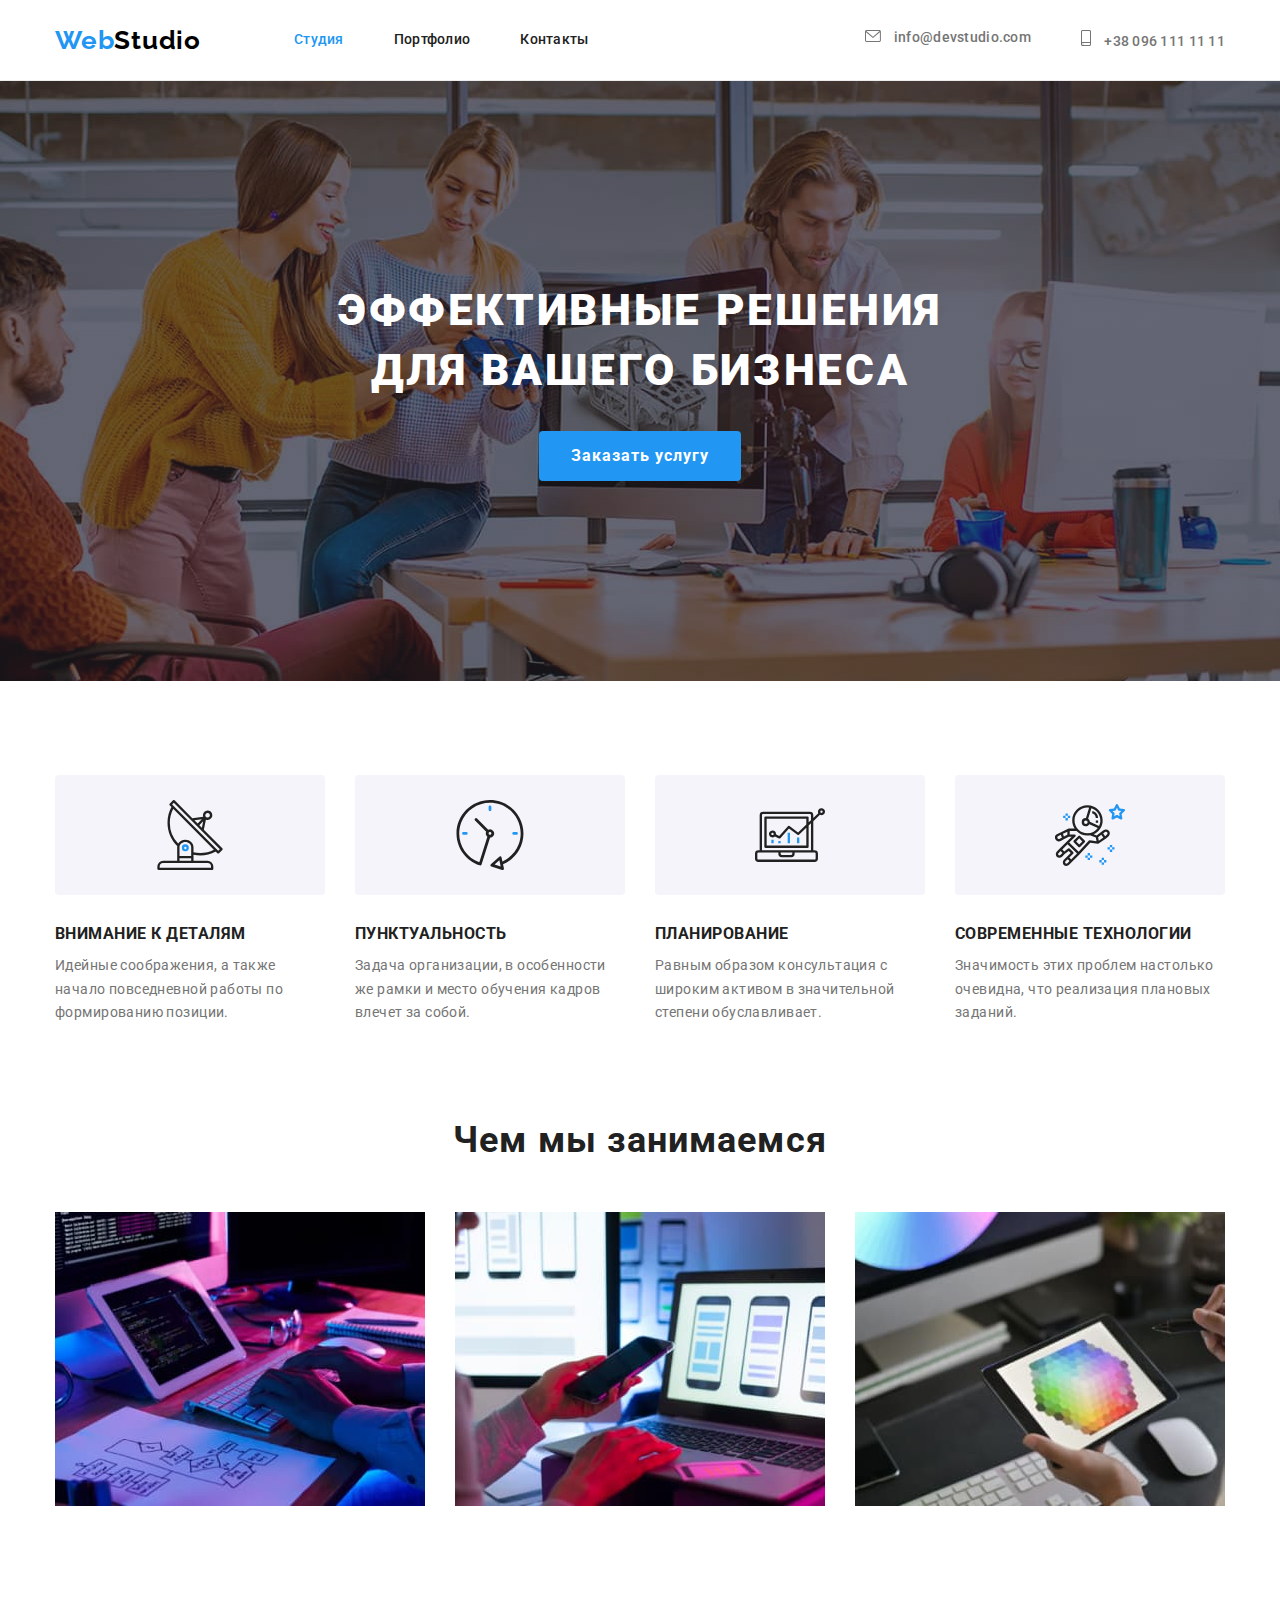
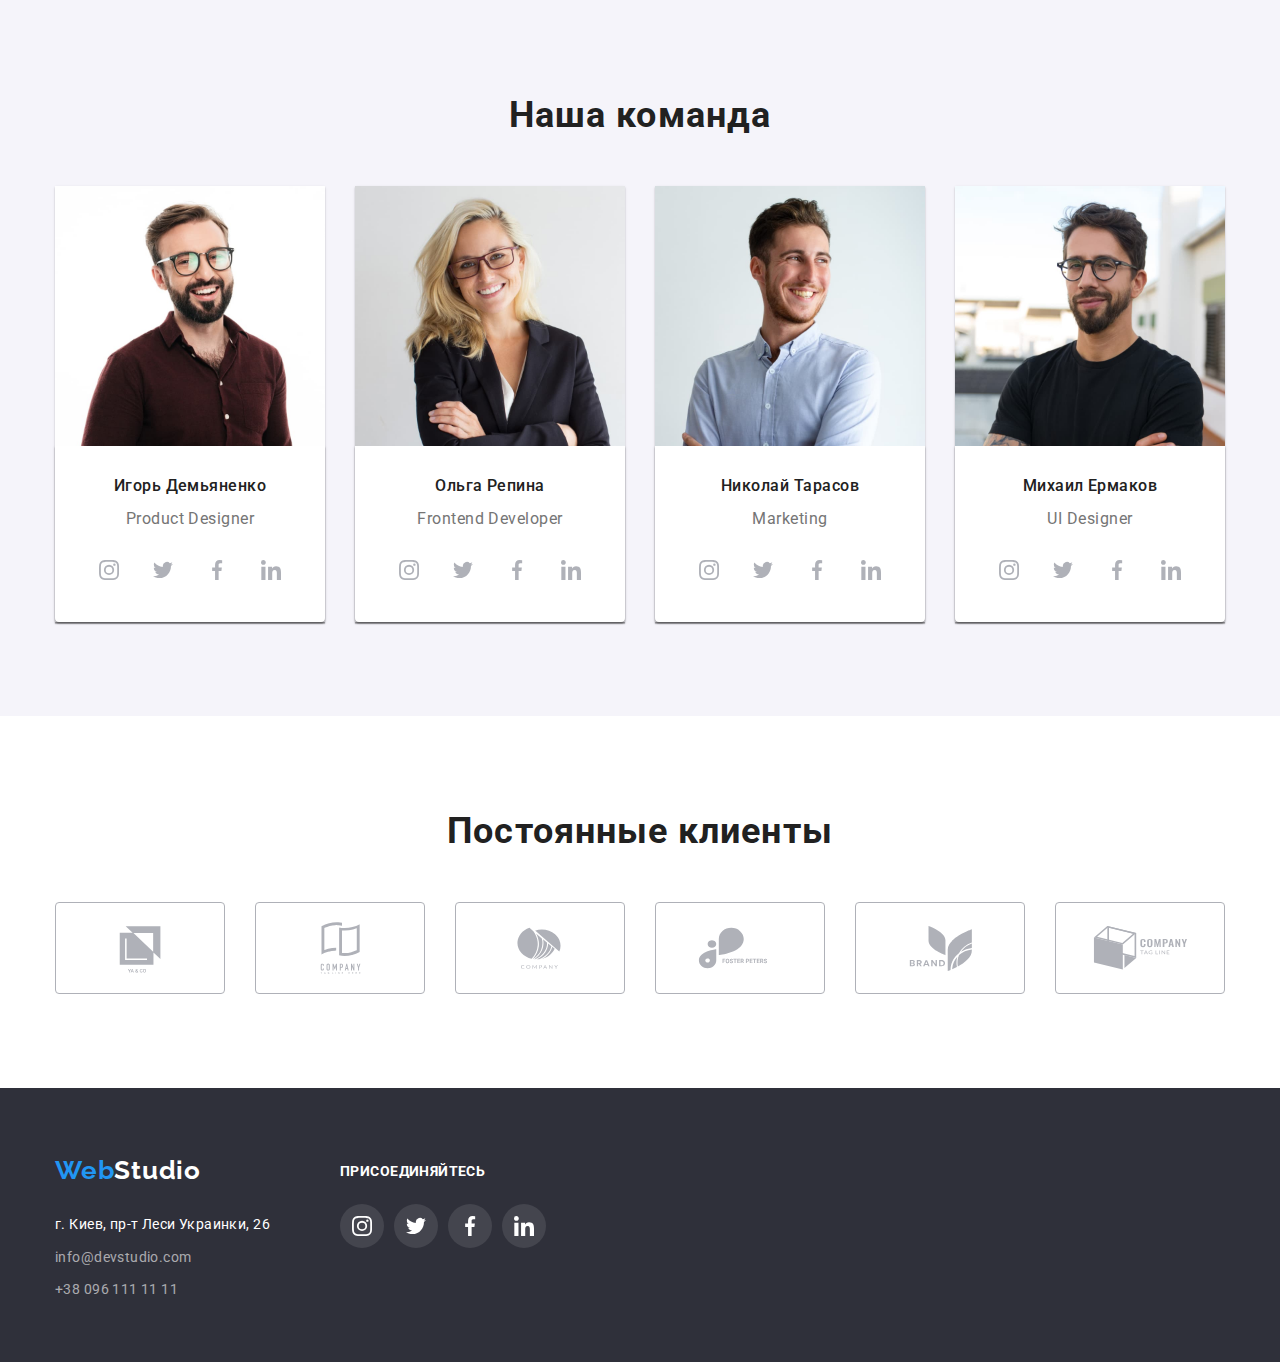
<file: index.html>
<!DOCTYPE html>
<html lang="ru">
<head>
    <meta charset="UTF-8">
    <meta http-equiv="X-UA-Compatible" content="IE=edge">
    <meta name="viewport" content="width=device-width, initial-scale=1.0">
    <title>Web Studio</title>
    <link href="https://fonts.googleapis.com/css2?family=Raleway:wght@700&family=Roboto:wght@400;500;700;900&display=swap" rel="stylesheet">
    <link rel="stylesheet" href="https://cdnjs.cloudflare.com/ajax/libs/modern-normalize/1.1.0/modern-normalize.min.css">
    <link rel="stylesheet" href="./css/styles.css">
</head>
<body>
    <header class="header">
        <nav class="header-nav container">
            <a href="./index.html" class="logo"><span class="web">Web</span>Studio</a>
            
            <ul class="header-list list">
                <li class="header-item"><a href="./index.html" class="link current">Студия</a></li>
                <li class="header-item"><a href="./portfolio.html" rel="noopener nofollow noreferrer" class="link">Портфолио</a></li>
                <li class="header-item"><a href="" class="link">Контакты</a></li>
            </ul>
            
            <ul class="header-contact list">
                <li class="header-item">
                    
                        <a href="mailto:info@devstudio.com" class="header-link">
                        <svg class="header-icon" width="16" height="12">
                            <use href="./images/icons.svg#envelope"></use>
                        </svg>
                        info@devstudio.com</a>
                    
                </li>

                <li class="header-item">
                    <a href="tel:+380961111111" class="header-link">
                        <svg class="header-icon" width="10" height="16">
                            <use href="./images/icons.svg#smartphone"></use>
                        </svg>
                        +38 096 111 11 11</a>
                </li>
            </ul>           
        </nav>
    </header>
        
    <main>
        <section class="hero overlay">
            <div class="hero-thumb">
                <h1 class="hero-title">Эффективные решения для вашего бизнеса</h1>
            </div>
            <button type="button" class="button">Заказать услугу</button>
        </section>

        <section class="benefits section">
            <div class="container">
                <!--<h2 class="benefits-title">Преимущества</h2>-->
                <ul class="benefits-list list">
                    <li class="benefits-item">
                        <div class="benefits-container">
                            <svg class="benefits-icon" width="70" height="70">
                                <use href="./images/icons.svg#antenna"></use>
                            </svg>
                        </div>
                        <h3 class="subtitle">Внимание к деталям</h3>
                        <p class="benefits-text text">Идейные соображения, а также начало повседневной работы по формированию позиции.</p>
                    </li>
                    <li class="benefits-item">
                        <div class="benefits-container">
                            <svg class="benefits-icon" width="70" height="70">
                                <use href="./images/icons.svg#clock"></use>
                            </svg>
                        </div>
                        <h3 class="subtitle">Пунктуальность</h3>
                        <p class="benefits-text text">Задача организации, в особенности же рамки и место обучения кадров влечет за собой.</p>
                    </li>
                    <li class="benefits-item">
                        <div class="benefits-container">
                            <svg class="benefits-icon" width="70" height="70">
                                <use href="./images/icons.svg#diagram"></use>
                            </svg>
                        </div>
                        <h3 class="subtitle">Планирование</h3>
                        <p class="benefits-text text">Равным образом консультация с широким активом в значительной степени обуславливает.</p>
                    </li>
                    <li class="benefits-item">
                        <div class="benefits-container">
                            <svg class="benefits-icon" width="70" height="70">
                                <use href="./images/icons.svg#astronaut"></use>
                            </svg>
                        </div>
                        <h3 class="subtitle">Современные технологии</h3>
                        <p class="benefits-text text">Значимость этих проблем настолько очевидна, что реализация плановых заданий.</p>
                    </li>
                </ul>
            </div>
        </section>

        <section class="work section">
            <div class="container">
                <h2 class="work-title title">Чем мы занимаемся</h2>
                <ul class="work-list list">
                    <li class="work-item"><img src="./images/web.jpg" alt="Разработка веб сайтов" width="370" height="294"></li>
                    <li class="work-item"><img src="./images/mobile.jpg" alt="Разработка мобильных приложений" width="370" height="294"></li>
                    <li class="work-item"><img src="./images/tablet.jpg" alt="Разработка приложений для планшетов" width="370" height="294"></li>
                </ul>
            </div>
        </section>
        
        <section class="team section">
            <div class="container">
                <h2 class="team-title title">Наша команда</h2>
                <ul class="team-list list">
                    <li class="team-item">
                        <img src="./images/Demyanenko.jpg" alt="Фото Игорь Демьяненко" width="270" height="260">
                        <div class="team-card">
                            <h3 class="name-team-title">Игорь Демьяненко</h3>
                            <p class="team-profession text">Product Designer</p>
                            <ul class="team-network list">
                                <li class="team-network-item">
                                    <a href="" class="team-network-link">
                                        <svg class="team-network-icon" width="20" height="20">
                                            <use href="./images/icons.svg#instagram"></use>
                                        </svg>
                                    </a>
                                </li>
                                <li class="team-network-item">
                                    <a href="" class="team-network-link">
                                        <svg class="team-network-icon" width="20" height="20">
                                            <use href="./images/icons.svg#twitter"></use>
                                        </svg>
                                    </a>
                                </li>
                                <li class="team-network-item">
                                    <a href="" class="team-network-link">
                                        <svg class="team-network-icon" width="20" height="20">
                                            <use href="./images/icons.svg#facebook"></use>
                                        </svg>
                                    </a>
                                </li>
                                <li class="team-network-item">
                                    <a href="" class="team-network-link">
                                        <svg class="team-network-icon" width="20" height="20">
                                            <use href="./images/icons.svg#linkedin"></use>
                                        </svg>
                                    </a>
                                </li>
                            </ul>
                        </div>
                    </li>

                    <li class="team-item">
                        <img src="./images/Repina.jpg" alt="Фото Олга Репина" width="270" height="260">
                        <div class="team-card">
                            <h3 class="name-team-title">Ольга Репина</h3>
                            <p class="team-profession text">Frontend Developer</p>
                            <ul class="team-network list">
                                <li class="team-network-item">
                                    <a href="" class="team-network-link">
                                        <svg class="team-network-icon" width="20" height="20">
                                            <use href="./images/icons.svg#instagram"></use>
                                        </svg>
                                    </a>
                                </li>
                                <li class="team-network-item">
                                    <a href="" class="team-network-link">
                                        <svg class="team-network-icon" width="20" height="20">
                                            <use href="./images/icons.svg#twitter"></use>
                                        </svg>
                                    </a>
                                </li>
                                <li class="team-network-item">
                                    <a href="" class="team-network-link">
                                        <svg class="team-network-icon" width="20" height="20">
                                            <use href="./images/icons.svg#facebook"></use>
                                        </svg>
                                    </a>
                                </li>
                                <li class="team-network-item">
                                    <a href="" class="team-network-link">
                                        <svg class="team-network-icon" width="20" height="20">
                                            <use href="./images/icons.svg#linkedin"></use>
                                        </svg>
                                    </a>
                                </li>
                            </ul>
                        </div>
                    </li>

                    <li class="team-item">
                        <img src="./images/Tarasov.jpg" alt="Фото Николай Тарасов" width="270" height="260">
                        <div class="team-card">
                            <h3 class="name-team-title">Николай Тарасов</h3>
                            <p class="team-profession text">Marketing</p>
                            <ul class="team-network list">
                                <li class="team-network-item">
                                    <a href="" class="team-network-link">
                                        <svg class="team-network-icon" width="20" height="20">
                                            <use href="./images/icons.svg#instagram"></use>
                                        </svg>
                                    </a>
                                </li>
                                <li class="team-network-item">
                                    <a href="" class="team-network-link">
                                        <svg class="team-network-icon" width="20" height="20">
                                            <use href="./images/icons.svg#twitter"></use>
                                        </svg>
                                    </a>
                                </li>
                                <li class="team-network-item">
                                    <a href="" class="team-network-link">
                                        <svg class="team-network-icon" width="20" height="20">
                                            <use href="./images/icons.svg#facebook"></use>
                                        </svg>
                                    </a>
                                </li>
                                <li class="team-network-item">
                                    <a href="" class="team-network-link">
                                        <svg class="team-network-icon" width="20" height="20">
                                            <use href="./images/icons.svg#linkedin"></use>
                                        </svg>
                                    </a>
                                </li>
                            </ul>
                        </div>
                    </li>

                    <li class="team-item">
                        <img src="./images/Ermakov.jpg" alt="Фото Михаил Ермаков" width="270" height="260">
                        <div class="team-card">
                            <h3 class="name-team-title">Михаил Ермаков</h3>
                            <p class="team-profession text">UI Designer</p>
                            <ul class="team-network list">
                                <li class="team-network-item">
                                    <a href="" class="team-network-link">
                                        <svg class="team-network-icon" width="20" height="20">
                                            <use href="./images/icons.svg#instagram"></use>
                                        </svg>
                                    </a>
                                </li>
                                <li class="team-network-item">
                                    <a href="" class="team-network-link">
                                        <svg class="team-network-icon" width="20" height="20">
                                            <use href="./images/icons.svg#twitter"></use>
                                        </svg>
                                    </a>
                                </li>
                                <li class="team-network-item">
                                    <a href="" class="team-network-link">
                                        <svg class="team-network-icon" width="20" height="20">
                                            <use href="./images/icons.svg#facebook"></use>
                                        </svg>
                                    </a>
                                </li>
                                <li class="team-network-item">
                                    <a href="" class="team-network-link">
                                        <svg class="team-network-icon" width="20" height="20">
                                            <use href="./images/icons.svg#linkedin"></use>
                                        </svg>
                                    </a>
                                </li>
                            </ul>
                        </div>  
                    </li>
                </ul>
            </div>
        </section>

        <section class="clients section">
            <div class="container">
                <h2 class="clients-title title">Постоянные клиенты</h2>
                <ul class="clients-list list">
                    <li class="clients-item">
                        <div class="clients-container">
                            <a href="" class="clients-link">
                                <svg class="clients-icon" width="106" height="60">
                                    <use href="./images/icons.svg#client-1"></use>
                                </svg>
                            </a>
                        </div>
                    </li>
                    <li class="clients-item">
                        
                            <a href="" class="clients-link">
                                <svg class="clients-icon" width="106" height="60">
                                    <use href="./images/icons.svg#client-2"></use>
                                </svg>
                            </a>
                        
                    </li>
                    <li class="clients-item">
                        <a href="" class="clients-link">
                            <svg class="clients-icon" width="106" height="60">
                                <use href="./images/icons.svg#client-3"></use>
                            </svg>
                        </a>
                    </li>
                    <li class="clients-item">
                        <a href="" class="clients-link">
                            <svg class="clients-icon" width="106" height="60">
                                <use href="./images/icons.svg#client-4"></use>
                            </svg>
                        </a>
                    </li>
                    <li class="clients-item">
                        <a href="" class="clients-link">
                            <svg class="clients-icon" width="106" height="60">
                                <use href="./images/icons.svg#client-5"></use>
                            </svg>
                        </a>
                    </li>
                    <li class="clients-item">
                        <a href="" class="clients-link">
                            <svg class="clients-icon" width="106" height="60">
                                <use href="./images/icons.svg#client-6"></use>
                            </svg>
                        </a>
                    </li>
                </ul>
            </div>
        </section>
    </main>

    <footer class="footer">
        <div class="container">
            <div class="footer-blocks">
                <div class="footer-thumb-contacts">
                <div class="footer-logo">
                    <a href="./index.html" class="studio"><span class="web">Web</span>Studio</a>    
                </div>
                <address>
                    <ul class="footer-list list">
                        <li class="footer-item"><a href="https://goo.gl/maps/NkVbsyTqLQzLsiCr8" target="_blank" rel="noopener noreferrer nofollow" class="footer-link">г. Киев, пр-т Леси Украинки, 26</a></li>
                        <li class="footer-item"><a href="mailto:info@devstudio.com" class="footer-text">info@devstudio.com</a></li>
                        <li class="footer-item"><a href="tel:+380961111111" class="footer-text">+38 096 111 11 11</a></li>
                    </ul>
                </address>
            </div>
        
            <div class="footer-thumb-network">
                <h3  class="footer-title">присоединяйтесь</h3>
                <ul class="footer-network list">
                    <li class="footer-network-item">
                        <a href="" class="footer-network-link">
                            <svg class="footer-network-icon" width="20" height="20">
                                <use href="./images/icons.svg#instagram"></use>
                            </svg>
                        </a>
                    </li>
                    <li class="footer-network-item">
                        <a href="" class="footer-network-link">
                            <svg class="footer-network-icon" width="20" height="20">
                                <use href="./images/icons.svg#twitter"></use>
                            </svg>
                        </a>
                    </li>
                    <li class="footer-network-item">
                        <a href="" class="footer-network-link">
                            <svg class="footer-network-icon" width="20" height="20">
                                <use href="./images/icons.svg#facebook"></use>
                            </svg>
                        </a>
                    </li>
                    <li class="footer-network-item">
                        <a href="" class="footer-network-link">
                            <svg class="footer-network-icon" width="20" height="20">
                                <use href="./images/icons.svg#linkedin"></use>
                            </svg>
                        </a>
                    </li>
                </ul>
            </div>
            </div>
        </div>
    </footer>
</body>
</html
</file>
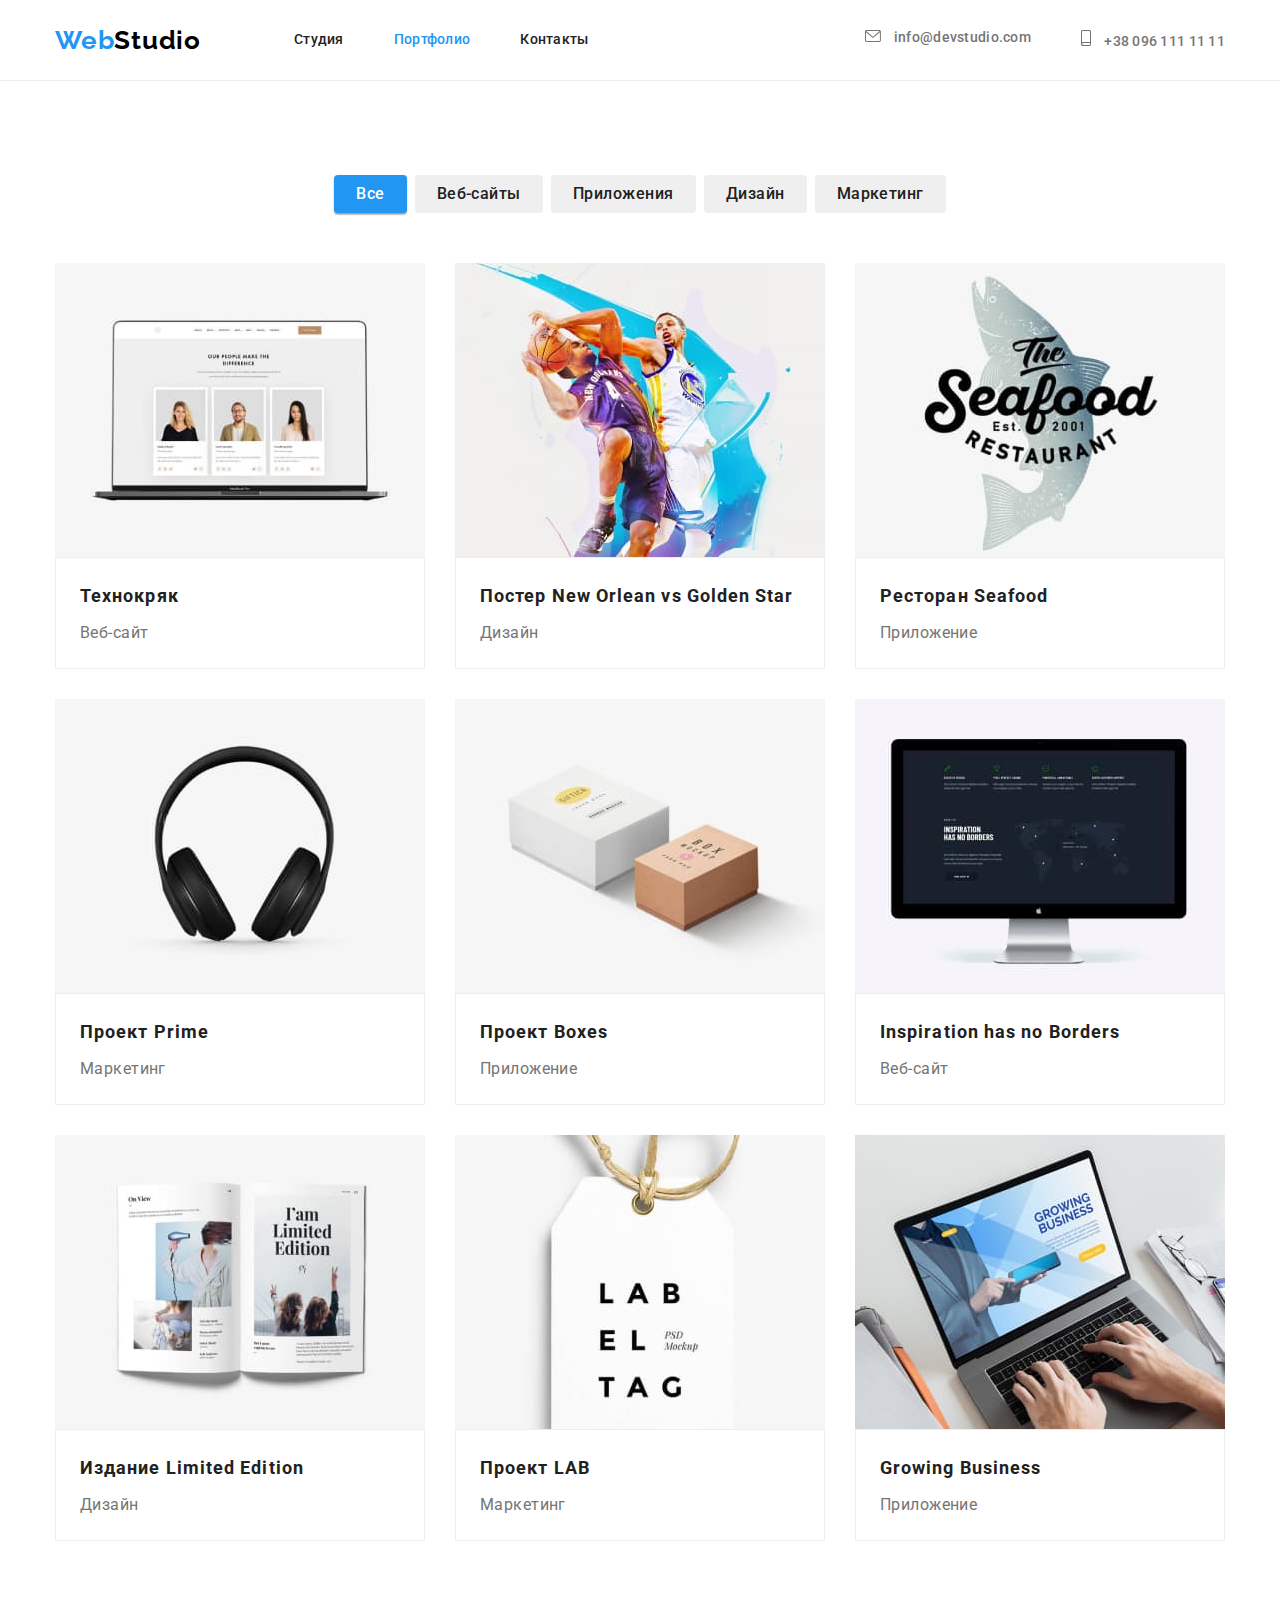
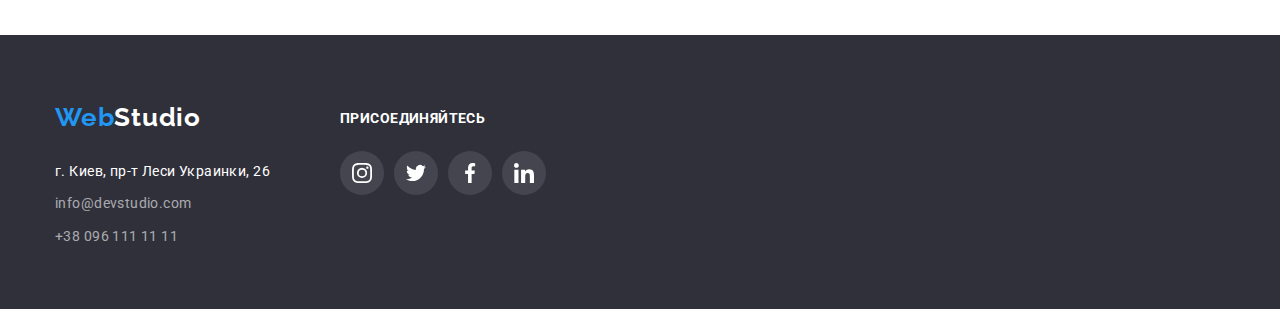
<file: portfolio.html>
<!DOCTYPE html>
<html lang="ru">
<head>
    <meta charset="UTF-8">
    <meta http-equiv="X-UA-Compatible" content="IE=edge">
    <meta name="viewport" content="width=device-width, initial-scale=1.0">
    <title>Web Studio</title>
    <link href="https://fonts.googleapis.com/css2?family=Raleway:wght@700&family=Roboto:wght@400;500;700;900&display=swap" rel="stylesheet">
    <link rel="stylesheet" href="https://cdnjs.cloudflare.com/ajax/libs/modern-normalize/1.1.0/modern-normalize.min.css">
    <link rel="stylesheet" href="./css/styles.css">
</head>
<body>
    <header class="header">
        <nav class="header-nav container">
            <a href="./index.html" class="logo"><span class="web">Web</span>Studio</a>
            
            <ul class="header-list list">
                <li class="header-item"><a href="./index.html" class="link">Студия</a></li>
                <li class="header-item"><a href="./portfolio.html" rel="noopener nofollow noreferrer" class="link current">Портфолио</a></li>
                <li class="header-item"><a href="" class="link">Контакты</a></li>
            </ul>
            
            <ul class="header-contact list">
                <li class="header-item">
                    
                    <a href="mailto:info@devstudio.com" class="header-link">
                    <svg class="header-icon" width="16" height="12">
                        <use href="./images/icons.svg#envelope"></use>
                    </svg>
                    info@devstudio.com</a>
                
                </li>
                
                <li class="header-item">
                    <a href="tel:+380961111111" class="header-link">
                        <svg class="header-icon" width="10" height="16">
                            <use href="./images/icons.svg#smartphone"></use>
                        </svg>
                        +38 096 111 11 11</a>
                </li>
            </ul>           
        </nav>
    </header>
    
    <main>
        <section class="portfolio section">
            <div class="container">
                <!--<h1>Галерея</h1>-->
                <ul class="filter-list list">
                    <li class="filter-item"><button type="button" class="filter current">Все</button></li>
                    <li class="filter-item"><button type="button" class="filter">Веб-сайты</button></li>
                    <li class="filter-item"><button type="button" class="filter">Приложения</button></li>
                    <li class="filter-item"><button type="button" class="filter">Дизайн</button></li>
                    <li class="filter-item"><button type="button" class="filter">Маркетинг</button></li>
                </ul>

                <ul class="portfolio-list list">
                    <li class="portfolio-item">
                        <a class="portfolio-card-link" href="">
                            <img src="./images/img.jpg" alt="Экран ноутбука" width="370" height="294"> 

                            <div class="card-content">
                                <h2 class="portfolio-title">Технокряк</h2>
                                <p class="portfolio-text text">Веб-сайт</p>
                            </div> 
                        </a>  
                    </li>

                    <li class="portfolio-item">
                        <a class="portfolio-card-link" href="">
                            <img src="./images/img1.jpg" alt="Баскетболисты" width="370" height="294">
                            <div class="card-content">
                                <h2 class="portfolio-title">Постер New Orlean vs Golden Star</h2>
                                <p class="portfolio-text text">Дизайн</p>
                            </div>   
                        </a>
                    </li>

                    <li class="portfolio-item">
                        <a class="portfolio-card-link" href="">
                            <img src="./images/img2.jpg" alt="Эмблема ресторана" width="370" height="294">
                            <div class="card-content">
                                <h2 class="portfolio-title">Ресторан Seafood</h2>
                                <p class="portfolio-text text">Приложение</p>
                            </div> 
                        </a>
                    </li>

                    <li class="portfolio-item">
                        <a class="portfolio-card-link" href="">
                            <img src="./images/img3.jpg" alt="Наушники" width="370" height="294">
                            <div class="card-content">
                                <h2 class="portfolio-title">Проект Prime</h2>
                                <p class="portfolio-text text">Маркетинг</p>
                            </div>    
                        </a>
                    </li>

                    <li class="portfolio-item">
                        <a class="portfolio-card-link" href="">
                            <img src="./images/img4.jpg" alt="Коробки" width="370" height="294">
                            <div class="card-content">
                                <h2 class="portfolio-title">Проект Boxes</h2>
                                <p class="portfolio-text text">Приложение</p>
                            </div>
                        </a>
                    </li>

                    <li class="portfolio-item">
                        <a class="portfolio-card-link" href="">
                            <img src="./images/img5.jpg" alt="Монитор" width="370" height="294">
                            <div class="card-content">
                                <h2 class="portfolio-title">Inspiration has no Borders</h2>
                                <p class="portfolio-text text">Веб-сайт</p>
                            </div>
                        </a>
                    </li>

                    <li class="portfolio-item">
                        <a class="portfolio-card-link" href="">
                            <img src="./images/img6.jpg" alt="Журнал" width="370" height="294">
                            <div class="card-content">
                                <h2 class="portfolio-title">Издание Limited Edition</h2>
                                <p class="portfolio-text text">Дизайн</p>
                            </div>
                        </a>
                    </li>

                    <li class="portfolio-item">
                        <a class="portfolio-card-link" href="">
                            <img src="./images/img7.jpg" alt="Бирка" width="370" height="294">
                            <div class="card-content">
                                <h2 class="portfolio-title">Проект LAB</h2>
                                <p class="portfolio-text text">Маркетинг</p>
                            </div>
                        </a>
                    </li>

                    <li class="portfolio-item">
                        <a class="portfolio-card-link" href="">
                            <img src="./images/img8.jpg" alt="Человек печатает на ноутбуку" width="370" height="294">
                            <div class="card-content">
                                <h2 class="portfolio-title">Growing Business</h2>
                                <p class="portfolio-text text">Приложение</p>
                            </div>
                            
                        </a>
                    </li>
                </ul>
            </div>
        </section>      
    </main>

    <footer class="footer">
        <div class="container">
            <div class="footer-blocks">
                <div class="footer-thumb-contacts">
                <div class="footer-logo">
                    <a href="./index.html" class="studio"><span class="web">Web</span>Studio</a>    
                </div>
                <address>
                    <ul class="footer-list list">
                        <li class="footer-item"><a href="https://goo.gl/maps/NkVbsyTqLQzLsiCr8" target="_blank" rel="noopener noreferrer nofollow" class="footer-link">г. Киев, пр-т Леси Украинки, 26</a></li>
                        <li class="footer-item"><a href="mailto:info@devstudio.com" class="footer-text">info@devstudio.com</a></li>
                        <li class="footer-item"><a href="tel:+380961111111" class="footer-text">+38 096 111 11 11</a></li>
                    </ul>
                </address>
            </div>
        
            <div class="footer-thumb-network">
                <h3  class="footer-title">присоединяйтесь</h3>
                <ul class="footer-network list">
                    <li class="footer-network-item">
                        <a href="" class="footer-network-link">
                            <svg class="footer-network-icon" width="20" height="20">
                                <use href="./images/icons.svg#instagram"></use>
                            </svg>
                        </a>
                    </li>
                    <li class="footer-network-item">
                        <a href="" class="footer-network-link">
                            <svg class="footer-network-icon" width="20" height="20">
                                <use href="./images/icons.svg#twitter"></use>
                            </svg>
                        </a>
                    </li>
                    <li class="footer-network-item">
                        <a href="" class="footer-network-link">
                            <svg class="footer-network-icon" width="20" height="20">
                                <use href="./images/icons.svg#facebook"></use>
                            </svg>
                        </a>
                    </li>
                    <li class="footer-network-item">
                        <a href="" class="footer-network-link">
                            <svg class="footer-network-icon" width="20" height="20">
                                <use href="./images/icons.svg#linkedin"></use>
                            </svg>
                        </a>
                    </li>
                </ul>
            </div>
            </div>
        </div>
    </footer>
</body>
</html>
</file>
<file: css/styles.css>
:root {
    --main-text-color: #757575;
    --title-text-color: #212121;
    --accent-color: #2196F3;
    --hero-text-color: #FFFFFF;
    --footer-contact-color: rgba(255, 255, 255, 0.6);

    --bgc-hero-color: #2F303A;
    --bgc-main: #E5E5E5;
    --bgc-team: #F5F4FA;
    --white: #FFFFFF;
    --card-shadow: 0px 2px 1px -1px rgba(0, 0, 0, 0.2), 0px 1px 1px 0px  rgba(0, 0, 0, 0.14), 0px 1px 3px 0px rgba(0, 0, 0, 0.12);
}

body {
    color: var(--main-text-color);
    background-color: var(--white);
    font-family: Roboto, sans-serif; 
    font-weight: 400;
    font-size: 14px;
    line-height: 1.71;
    letter-spacing: 0.03em;}

.container {
    width: 1200px;
    padding-left: 15px;
    padding-right: 15px;
    margin-left: auto;
    margin-right: auto;   
}

.section {
    padding-top: 94px;
    padding-bottom: 94px;
}

.title {
    margin-top: 0;
    margin-bottom: 50px;
    padding-top: 0;

    color: var(--title-text-color);
    font-weight: 700;
    font-size: 36px;
    line-height: 1.17;
    text-align: center;
    letter-spacing: 0.03em;
}

.list {
    margin: 0;
    padding: 0;
    list-style: none;
}

.text {
    margin-top: 0;
    margin-bottom: 0;
}

img {
    display: block;
    max-width: 100%;
    height: auto;
}

/*-------------------------------HEADER-------------------------------*/

/*==========ЛОГОТИП========*/
.logo {color: #000000;}
.web {color: var(--accent-color);}
.logo, .web, .studio {
    font-family: Raleway, sans-serif;
    font-weight: 700;
    font-size: 26px;
    line-height: 1,19;
    letter-spacing: 0.03em;
    text-decoration: none;}

/*========HEADER-LIST========*/

.header {
    border-bottom: 1px solid #ECECEC;
}
.header-nav {
    display: flex;
    align-items: center;
}
.header-list {
    display: flex;
    margin: 0px 0px 0px 93px;

    font-weight: 500; 
    line-height: 1.14;
    letter-spacing: 0.02em;}

.header-item + .header-item {
    margin-left: 50px;
}
.header-list .link {
    display: block;
    padding-top: 32px;
    padding-bottom: 32px;

    color: var(--title-text-color);
    text-decoration: none;}
.header-list .link:hover,
.header-list .link:focus,
.header-list .link.current {
    color: var(--accent-color);}

/*============HEADER-CONTACT==========*/
.header-contact {
    display: flex;
    margin-left: auto;

    font-weight: 500;
    line-height: 1.14;
    letter-spacing: 0.02em;
    fill: var(--main-text-color);
}

.header-icon {
    margin-right: 10px;
}

.header-link {
    color: var(--main-text-color);
    text-decoration: none;
    padding-top: 32px;
    padding-bottom: 32px;}
.header-link:hover,
.header-link:focus {
    color: var(--accent-color);
    fill: var(--accent-color);}


/*=======================СТИЛИ ДЛЯ index.html===========================*/

/*---------------------------------HERO-------------------------------*/

/* ==========HERO========= */

.overlay {
    max-width: 1600px;
    height: 600px;
    margin-left: auto;
    margin-right: auto;
    background-image: linear-gradient(
        to right, 
        rgba(47, 48, 58, 0.4), 
        rgba(47, 48, 58, 0.4)),
        url(../images/hero.jpg);
    background-repeat: no-repeat;
    background-size: cover;
    background-position: center;
}

.hero {
    display: block;
    text-align: center;
    
    padding-top: 200px;
    padding-bottom: 200px;
    background-color: #C4C4C4;;
}
.hero-thumb {
    width: 696px;
    margin: 0 auto;
    text-align: center;
}
.hero-title {
    margin-top: 0;
    margin-bottom: 30px;
    color: var(--hero-text-color);
    font-weight: 900;
    font-size: 44px;
    line-height: 1.36;
    letter-spacing: 0.06em;
    text-transform: uppercase;}

.button {
    align-items: center;
    border-radius: 4px;
    padding: 10px 32px;
    min-width: 200px;
    border: transparent;

    color: var(--white);
    background-color: var(--accent-color);
    text-align: center;
    font-family: 'Roboto';
    font-weight: 700;
    font-size: 16px;
    line-height: 1.88;
    letter-spacing: 0.06em;
    cursor: pointer;}
.button:hover,
.button:focus {
    background-color: #188CE8}

/*============BENEFITS=========*/

.benefits-list, 
.work-list,
.team-list {display: flex;}

.benefits-item + .benefits-item {margin-left: 30px;}
.benefits-item {padding: 0;}

.benefits-container {
    background: var(--bgc-team);
    border-radius: 4px;
    width: 270px;
    height: 120px;
    display: flex;
    align-items: center;
    justify-content: center;
    margin-bottom: 30px;
}
.benefits-icon {
    display: block;
    content: '';
    align-items: center;
}

.subtitle {
    margin-top: 0;
    margin-bottom: 10px;

    color: var(--title-text-color);
    font-weight: 700;
    line-height: 1.14;
    letter-spacing: 0.03em;
    text-transform: uppercase;}

/* ==========WORK=========== */

.work {
    padding-top: 0;
}

.work-item + .work-item {margin-left: 30px;}

/* ==========TEAM=========== */

.team {
    background-color: var(--bgc-team);
} 

.team-item {
    background: #FFFFFF;
    box-shadow: 0px 1px 3px rgba(0, 0, 0, 0.12), 0px 1px 1px rgba(0, 0, 0, 0.14), 0px 2px 1px rgba(0, 0, 0, 0.2);
    border-radius: 0px 0px 4px 4px;
}
.team-item + .team-item {margin-left: 30px;} 

.name-team-title {
    margin-top: 0;
    margin-bottom: 10px;

    color: var(--title-text-color);
    font-weight: 500;
    font-size: 16px;
    line-height: 1.19;
    text-align: center;
    letter-spacing: 0.03em;}

.team-profession {
    font-size: 16px;
    line-height: 1.19x;
    text-align: center;
    letter-spacing: 0.03em;
    margin-bottom: 16px;}

.team-card {
    padding-top: 30px;
    padding-bottom: 30px;
    box-shadow: 0px 1px 3px rgba(0, 0, 0, 0.12), 0px 1px 1px rgba(0, 0, 0, 0.14), 0px 2px 1px rgba(0, 0, 0, 0.2);
}

.team-network, .clients-list {
    display: flex;
    justify-content: center;
}

.team-network-link {
    padding: 12px;
    width: 44px;
    height: 44px;
    border-radius: 50%;
    display: block;
    fill: #AFB1B8;
}

.team-network-link:not(:last-child) {
    margin-right: 10px;
}

.team-network-link:hover {
    background-color: var(--accent-color);
    fill: var(--hero-text-color);
}

.team-network-item + .team-network-item {margin-left: 10px;}
.clients-link {
    display: block;
    padding: 16px 32px;
    width: 170px;
    height: 92px;
    border: 1px solid #AFB1B8;
    border-radius: 4px;
    fill: #AFB1B8;
}
.clients-item + .clients-item { margin-left: 30px;}

.clients-link:hover {
    fill: var(--accent-color);
    border-color: var(--accent-color);
}

/*------------------------------FOOTER----------------------------*/

.footer {
    background-color: var(--bgc-hero-color);
    padding-top: 60px;
    padding-bottom: 60px;}

.footer-blocks {
    display: flex;
    flex-wrap: wrap;
}

/*=========Logo=====*/

.studio {
    color: var(--white);
}
.footer-logo {margin-bottom: 20px;}

.footer-item:not(:last-child){margin-bottom: 9px;}

.footer-link {
    font-style: normal;
    color:var(--white);
    text-decoration: none;}

.footer-text {
    font-style: normal;
    color: var(--footer-contact-color);
    text-decoration: none;}

.footer-text:hover,
.footer-link:hover,
.footer-text:focus,
.footer-link:focus {
    color:var(--accent-color)}

.footer-thumb-network {
    margin-left: 70px;
    padding-top: 12px;
    
}

.footer-title {
    padding: 0;
    margin-top: 0;
    margin-bottom: 20px;
    font-weight: 700;
    font-size: 14px;
    line-height: 1,14;
    letter-spacing: 0.03em;
    text-transform: uppercase;
    color: var(--hero-text-color);
}

.footer-network {
    display: flex;
    align-items: center;
    
}

.footer-network-link {
    padding: 12px;
    width: 44px;
    height: 44px;
    border-radius: 50%;
    display: block;
    fill: var(--hero-text-color);
    background-color:  rgba(255, 255, 255, 0.1);
}

.footer-network-item + .footer-network-item {margin-left: 10px;}

.footer-network-link:hover {
    background-color: var(--accent-color);
    fill: var(--hero-text-color);
}


/*========================СТИЛИ ДЛЯ portfolio.html===================*/

/*========ФИЛЬТР=======*/

.filter-item + .filter-item {margin-left: 8px;}

.filter {
    padding: 6px 22px;
    margin-bottom: 0;
    border-radius: 4px;
    border: transparent;

    color: var(--title-text-color);
    font-weight: 500;
    font-size: 16px;
    line-height: 1.62;
    text-align: center;
    letter-spacing: 0.03em;
    cursor: pointer;}
.filter:hover,
.filter:focus,
.filter.current {
    color: var(--white);
    background-color: var(--accent-color);
    box-shadow: 0px 1px 3px rgba(0, 0, 0, 0.12), 0px 1px 1px rgba(0, 0, 0, 0.14), 0px 2px 1px rgba(0, 0, 0, 0.2);}

.filter-list, .portfolio-list, .clients-list {
    display: flex;
    flex-wrap: wrap;
}
.filter-list {
    margin-bottom: 50px;
    justify-content: center;
}
/*=========PORTFOLIO=======*/

.portfolio-list a {
    text-decoration: none;}

.portfolio-card-link:hover, .portfolio-card-link:focus {
    display: block;
    box-shadow: inset 0px 1px 3px rgba(0, 0, 0, 0.12), 0px 1px 1px rgba(0, 0, 0, 0.14), 0px 2px 1px rgba(0, 0, 0, 0.2);;
}

.portfolio-item {
    margin-right: 30px;
    margin-bottom: 30px;
}

.portfolio-item:nth-child(3n) {
    margin-right: 0;
}
.portfolio-item:nth-last-child(-n+3){
    margin-bottom: 0;
}
.portfolio-title {
    margin-top: 0;
    margin-bottom: 4px;
    color: var(--title-text-color);
    font-weight: 700;
    font-size: 18px;
    line-height: 2;
    letter-spacing: 0.06em;}

.portfolio-text {
    color: var(--main-text-color);
    font-size: 16px;
    line-height: 1.88;}

.card-content {
    padding: 20px 24px;
    border: 1px solid #EEEEEE;
}
</file>
